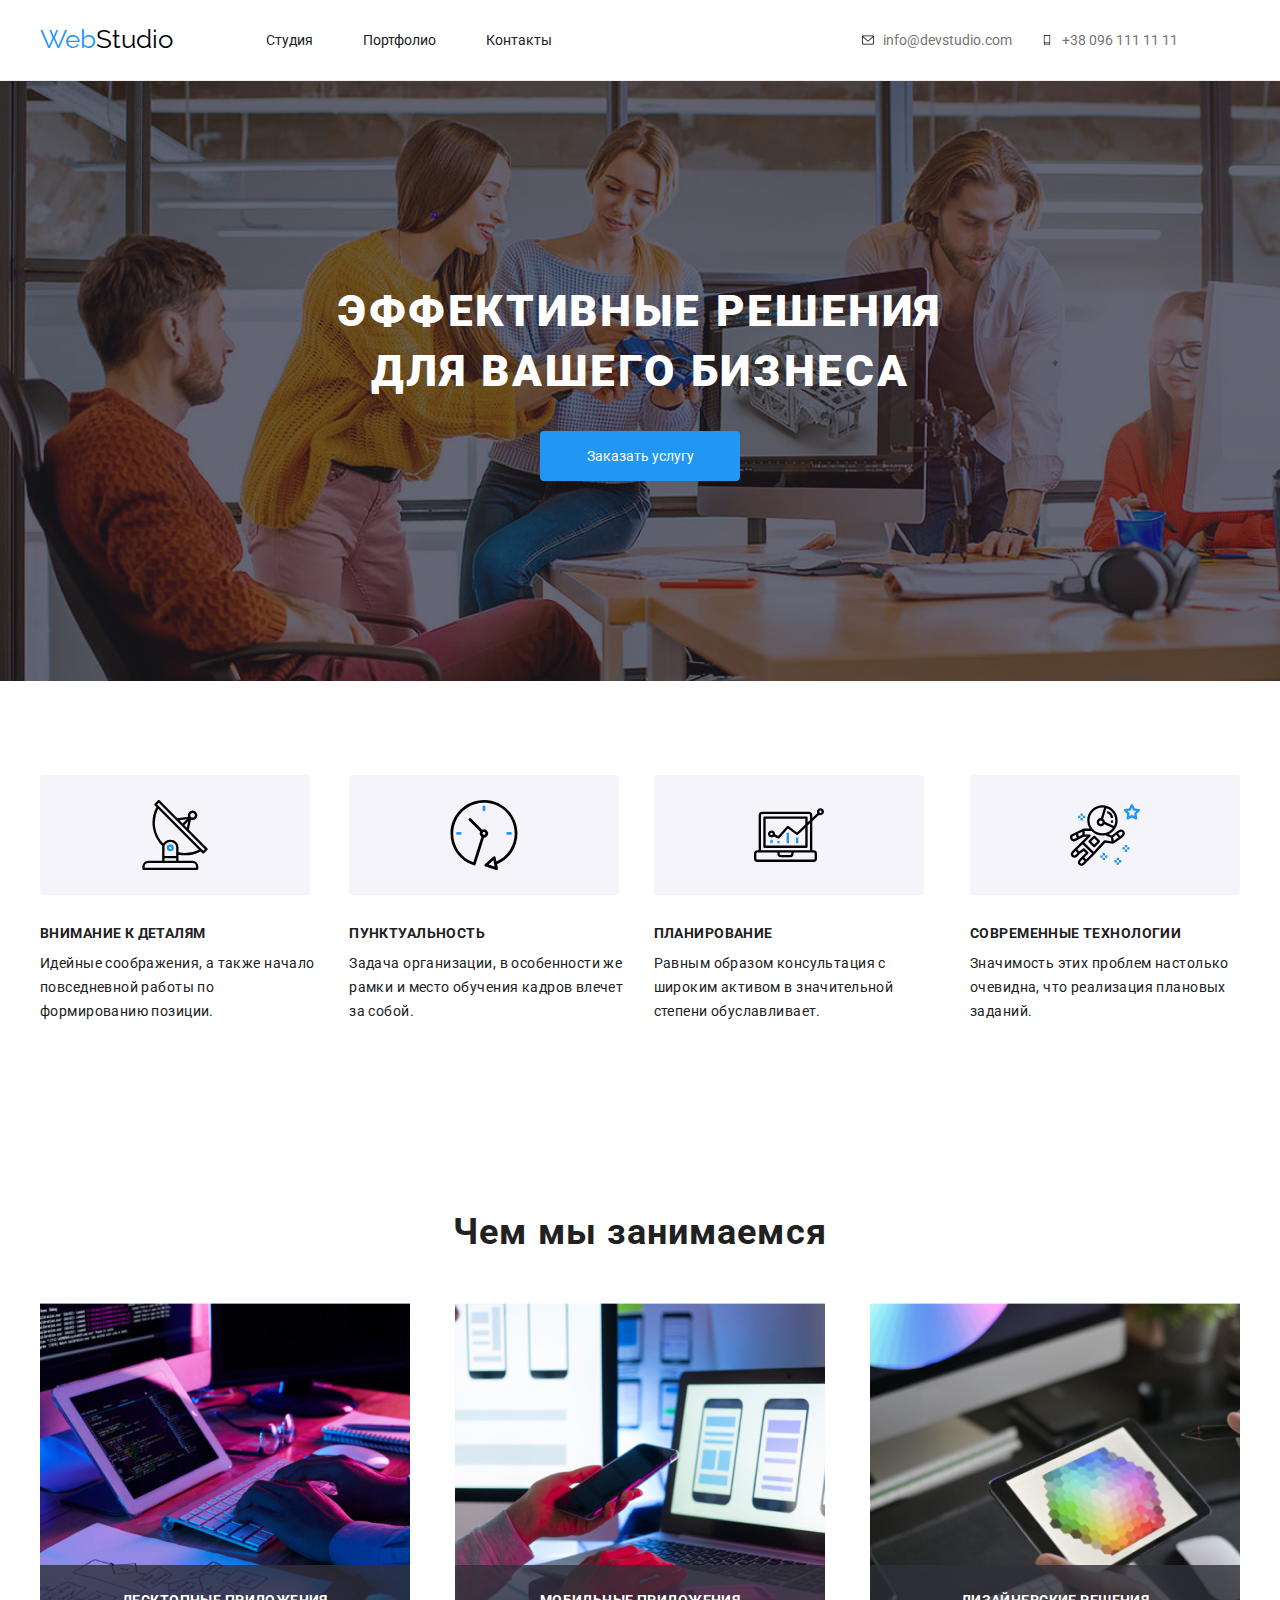
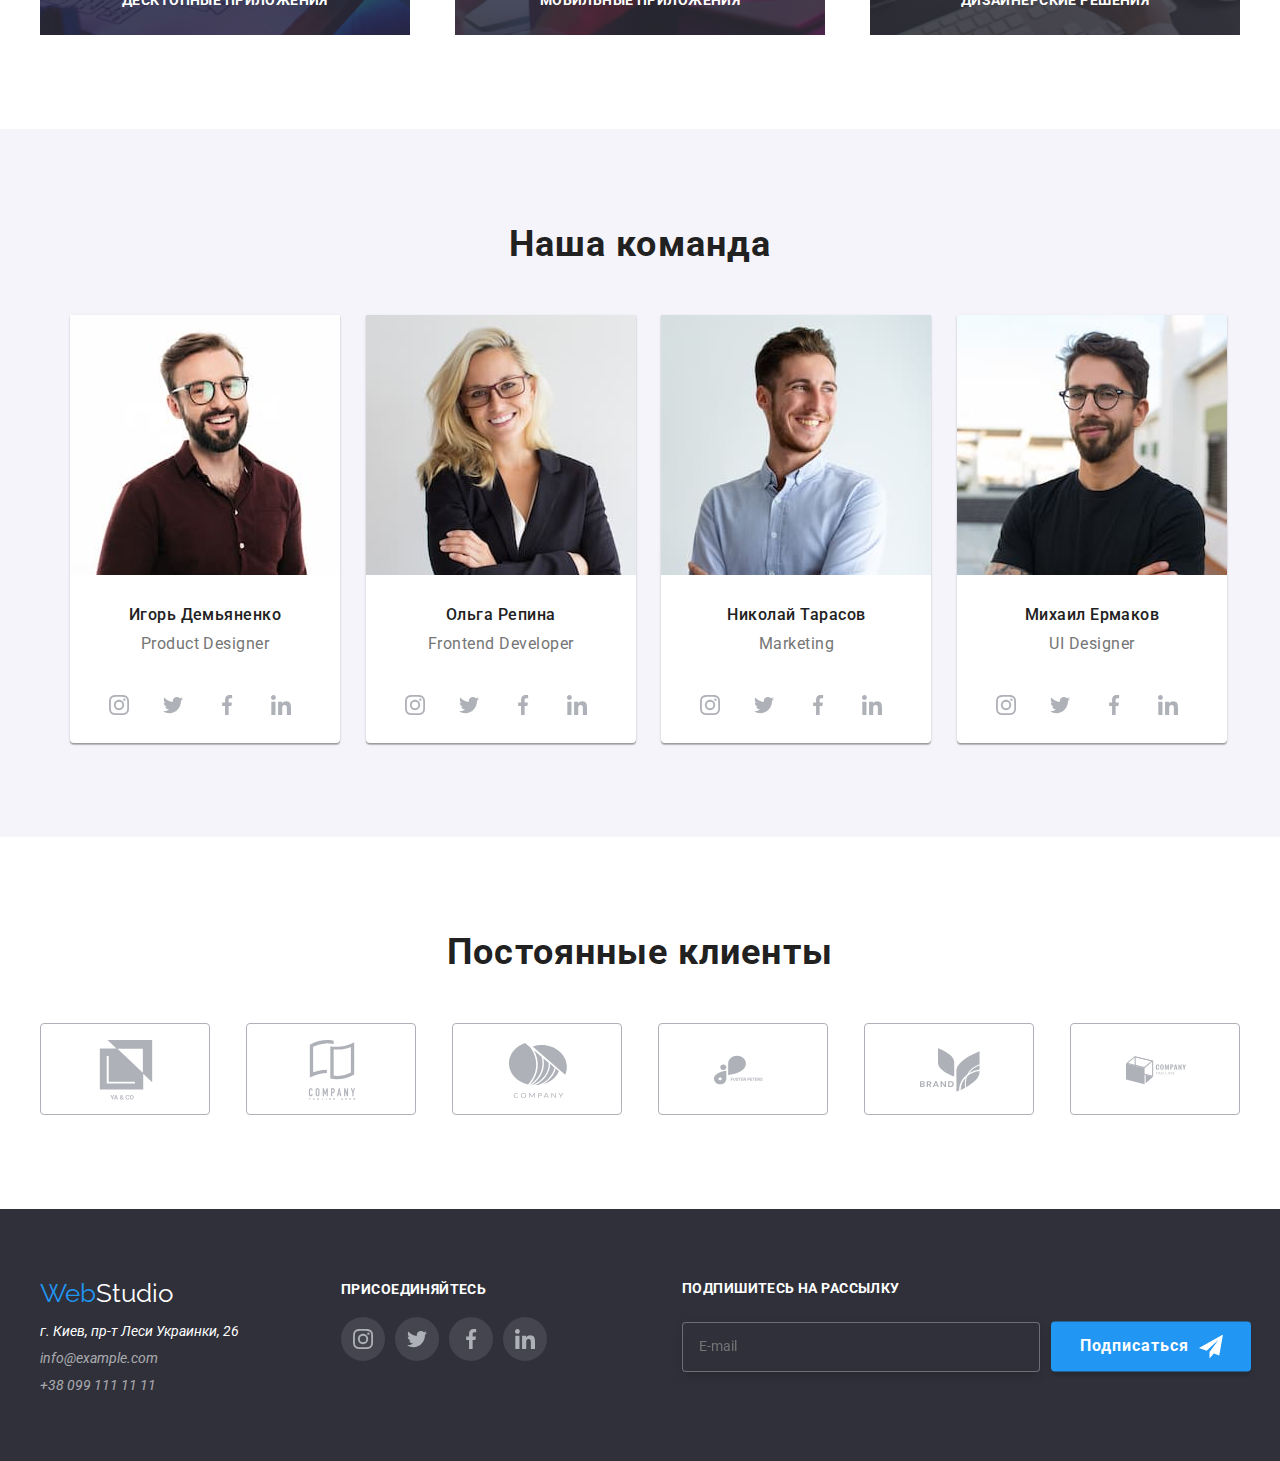
<file: index.html>
<!DOCTYPE html>
<html lang="ru">
    <head>
        <meta charset="UTF-8">
        <meta http-equiv="X-UA-Compatible" content="IE=edge">
        <meta name="viewport" content="width=device-width, initial-scale=1.0">
        <title>Web Studio</title>
        <link rel="stylesheet" href="https://cdnjs.cloudflare.com/ajax/libs/modern-normalize/1.0.0/modern-normalize.min.css"/>
        <link rel="preconnect" href="https://fonts.gstatic.com">
        <link rel="stylesheet" href="https://fonts.googleapis.com/css2?family=Raleway:wght@700&family=Roboto:wght@400;500;700;900&display=swap">
        <link rel="stylesheet" href="./css/style.css"/>
    </head>
    <template class="my-icons">
        <svg class="icon">
            <use href="./images/icons/sprite.svg#icon-smartphone"></use>
        </svg>
        <svg class="icon">
            <use href="./images/icons/sprite.svg#icon-envelope"></use>
        </svg>
        <svg class="icon">
            <use href="./images/icons/sprite.svg#icon-instagram"></use>
        </svg>
        <svg class="icon">
            <use href="./images/icons/sprite.svg#icon-twitter"></use>
        </svg>
        <svg class="icon">
            <use href="./images/icons/sprite.svg#icon-facebook"></use>
        </svg>
        <svg class="icon">
            <use href="./images/icons/sprite.svg#icon-linkedin"></use>
        </svg>
        <svg class="icon">
            <use href="./images/icons/sprite.svg#icon-antenna"></use>
        </svg>
        <svg class="icon">
            <use href="./images/icons/sprite.svg#icon-clock"></use>
        </svg>
        <svg class="icon">
            <use href="./images/icons/sprite.svg#icon-diagram"></use>
        </svg>
        <svg class="icon">
            <use href="./images/icons/sprite.svg#icon-astronaut"></use>
        </svg>
        <svg class="icon">
            <use href="./images/icons/sprite.svg#icon-client1"></use>
        </svg>
        <svg class="icon">
            <use href="./images/icons/sprite.svg#icon-client2"></use>
        </svg>
        <svg class="icon">
            <use href="./images/icons/sprite.svg#icon-client3"></use>
        </svg>
        <svg class="icon">
            <use href="./images/icons/sprite.svg#icon-client4"></use>
        </svg>
        <svg class="icon">
            <use href="./images/icons/sprite.svg#icon-client5"></use>
        </svg>
        <svg class="icon">
            <use href="./images/icons/sprite.svg#icon-client6"></use>
        </svg>
        <svg class="icon">
            <use href="./images/icons/sprite.svg#icon-phoneblack"></use>
        </svg>
        <svg class="icon">
            <use href="./images/icons/sprite.svg#icon-personblack"></use>
        </svg>
        <svg class="icon">
            <use href="./images/icons/sprite.svg#icon-emailblack"></use>
        </svg>
        <svg class="icon">
            <use href="./images/icons/sprite.svg#icon-closeblack"></use>
        </svg>
        <svg class="icon">
            <use href="./images/icons/sprite.svg#icon-icon-send"></use>
        </svg>
    </template>
    <body>
        <header class="header">
            <div class="container">
                <nav class="menu">
                    <a class="logo" href="index.html" lang="en"> <span>Web</span>Studio</a>
                    <ul class="nav-list">
                        <li class="nav-list-item"><a href="index.html">Студия</a></li>
                        <li class="nav-list-item"><a href="portfolio.html">Портфолио</a></li>
                        <li class="nav-list-item"><a href="#">Контакты</a></li>
                    </ul>
                    <ul class="link">
                        <li class="link-mail"><a href="mailto:info@devstudio.com"><svg class="mail-icon">
                            <use href="./images/icons/sprite.svg#icon-envelope"></use>
                            </svg>info@devstudio.com</a>
                        </li>
                        <li class="link-phone"><a href="tel:+380961111111"><svg class="phone-icon">
                            <use href="./images/icons/sprite.svg#icon-smartphone"></use>
                            </svg>+38 096 111 11 11</a>
                        </li>  
                    </ul>
                </nav>
            </div>     
        </header> 
        <main>
            <section class="section hero">
                <div class="container hero">
                    <h1 class="title-hero">Эффективные решения для вашего бизнеса</h1>       
                    <button data-modal-open class="hero-button" type="button">Заказать услугу</button>       
                </div>
            </section>
            <section class="section">
                <div class="container">
                    <h2 class="title-specifics" hidden>Особенности</h2>
                    <ul class="specifics-list">
                        <li class="specifics-list-item">
                            <div class="specifics-icon-box">
                                <svg class="specifics-icon">
                                    <use href="./images/icons/sprite.svg#icon-antenna"></use>
                                </svg>
                            </div>
                            <h3 class="specifics-title">Внимание к деталям</h3>
                            <p class="specifics-text">Идейные соображения, а также начало повседневной работы по формированию позиции.</p>
                        </li>
                        <li class="specifics-list-item">
                            <div class="specifics-icon-box">
                                <svg class="specifics-icon">
                                    <use href="./images/icons/sprite.svg#icon-clock"></use>
                                </svg>
                            </div>
                            <h3 class="specifics-title">Пунктуальность</h3>
                            <p class="specifics-text">Задача организации, в особенности же рамки и место обучения кадров влечет за собой.</p>
                        </li>
                        <li class="specifics-list-item">
                            <div class="specifics-icon-box">
                                <svg class="specifics-icon">
                                    <use href="./images/icons/sprite.svg#icon-diagram"></use>
                                </svg>
                            </div>
                            <h3 class="specifics-title">Планирование</h3>
                            <p class="specifics-text">Равным образом консультация с широким активом в значительной степени обуславливает.</p>
                        </li>
                        <li class="specifics-list-item">
                            <div class="specifics-icon-box">
                                <svg class="specifics-icon">
                                    <use href="./images/icons/sprite.svg#icon-astronaut"></use>
                                </svg>
                            </div>
                            <h3 class="specifics-title">Современные технологии</h3>
                            <p class="specifics-text">Значимость этих проблем настолько очевидна, что реализация плановых заданий.</p>
                        </li>           
                    </ul>
                 </div>   
            </section>
            <section class="section"> 
                <div class="container">
                    <h2 class="business-title">Чем мы занимаемся</h2>
                    <ul class="business">
                        <li>
                            <div class="thumb">
                                <img src="./images/img.jpg" alt="розработка сайта">
                                <p class="label">Десктопные приложения</p>
                            </div>
                        </li>
                        <li>
                            <div class="thumb">
                                <img src="./images/img(1).jpg" alt="мобильные приложения">
                                <p class="label">Мобильные приложения</p>
                            </div>
                        </li>
                        <li>
                            <div class="thumb">
                                <img src="./images/img(2).jpg" alt="дизай">
                                <p class="label">Дизайнерские решения</p>
                            </div>
                        </li>
                    </ul>
                </div>    
            </section>    
            <section class="section team">
                <div class="container team">
                    <h2 class="team-title">Наша команда</h2>
                    <ul class="team-list">
                        <li class="team-cards">
                            <img src="./images/img(3).jpg" alt="Игорь Демьяненко" width="270">
                            <h3 class="team-name">Игорь Демьяненко</h3>
                            <p class="profession" lang="en">Product Designer</p>
                            <ul class="icon-list">
                                <li class="icon-list-item"><a href="#"><svg class="icon">
                                    <use href="./images/icons/sprite.svg#icon-instagram"></use>
                                </svg></li>
                                <li class="icon-list-item"><a href="#"><svg class="icon">
                                    <use href="./images/icons/sprite.svg#icon-twitter"></use>
                                </svg></li>
                                <li class="icon-list-item"><a href="#"><svg class="icon">
                                    <use href="./images/icons/sprite.svg#icon-facebook"></use>
                                </svg></li>
                                <li class="icon-list-item"><a href="#"><svg class="icon">
                                    <use href="./images/icons/sprite.svg#icon-linkedin"></use>
                                </svg></li>
                            </ul>
                        </li>
                        <li class="team-cards">
                            <img src="./images/img(4).jpg" alt="Ольга Репина" width="270">
                            <h3 class="team-name">Ольга Репина</h3>
                            <p class="profession" lang="en">Frontend Developer</p>
                            <ul class="icon-list">
                                <li class="icon-list-item"><a href="#"><svg class="icon">
                                    <use href="./images/icons/sprite.svg#icon-instagram"></use>
                                </svg></li>
                                <li class="icon-list-item"><a href="#"><svg class="icon">
                                    <use href="./images/icons/sprite.svg#icon-twitter"></use>
                                </svg></li>
                                <li class="icon-list-item"><a href="#"><svg class="icon">
                                    <use href="./images/icons/sprite.svg#icon-facebook"></use>
                                </svg></li>
                                <li class="icon-list-item"><a href="#"><svg class="icon">
                                    <use href="./images/icons/sprite.svg#icon-linkedin"></use>
                                </svg></li>
                            </ul>
                        </li>
                        <li class="team-cards">
                            <img src="./images/img(5).jpg" alt="Николай Тарасов" width="270">
                            <h3 class="team-name">Николай Тарасов</h3>
                            <p class="profession" lang="en">Marketing</p>
                            <ul class="icon-list">
                                <li class="icon-list-item"><a href="#"><svg class="icon">
                                    <use href="./images/icons/sprite.svg#icon-instagram"></use>
                                </svg></li>
                                <li class="icon-list-item"><a href="#"><svg class="icon">
                                    <use href="./images/icons/sprite.svg#icon-twitter"></use>
                                </svg></li>
                                <li class="icon-list-item"><a href="#"><svg class="icon">
                                    <use href="./images/icons/sprite.svg#icon-facebook"></use>
                                </svg></li>
                                <li class="icon-list-item"><a href="#"><svg class="icon">
                                    <use href="./images/icons/sprite.svg#icon-linkedin"></use>
                                </svg></li>
                            </ul>
                        </li>
                        <li class="team-cards">
                            <img src="./images/img(6).jpg" alt="Михаил Ермаков" width="270">
                            <h3 class="team-name">Михаил Ермаков</h3>
                            <p class="profession" lang="en">UI Designer</p>
                            <ul class="icon-list">
                                <li class="icon-list-item"><a href="#"><svg class="icon">
                                    <use href="./images/icons/sprite.svg#icon-instagram"></use>
                                </svg></li>
                                <li class="icon-list-item"><a href="#"><svg class="icon">
                                    <use href="./images/icons/sprite.svg#icon-twitter"></use>
                                </svg></li>
                                <li class="icon-list-item"><a href="#"><svg class="icon">
                                    <use href="./images/icons/sprite.svg#icon-facebook"></use>
                                </svg></li>
                                <li class="icon-list-item"><a href="#"><svg class="icon">
                                    <use href="./images/icons/sprite.svg#icon-linkedin"></use>
                                </svg></li>
                            </ul>
                        </li>
                    </ul>
                </div>    
            </section>
            <section class="section">
                <div class="container">
                    <h2 class="client-title">Постоянные клиенты</h2>
                    <ul class="client-list">
                        <li class="client-list-item">
                            <svg class="client-icon">
                                <use href="./images/icons/sprite.svg#icon-client1"></use>
                            </svg>
                        </li>
                        <li class="client-list-item">
                            <svg class="client-icon">
                                <use href="./images/icons/sprite.svg#icon-client2"></use>
                            </svg>
                        </li>   
                        <li class="client-list-item">
                            <svg class="client-icon">
                                <use href="./images/icons/sprite.svg#icon-client3"></use>
                            </svg>
                        </li>
                        <li class="client-list-item">
                            <svg class="client-icon">
                                <use href="./images/icons/sprite.svg#icon-client4"></use>
                            </svg>
                        </li>
                        <li class="client-list-item">
                            <svg class="client-icon">
                                <use href="./images/icons/sprite.svg#icon-client5"></use>
                            </svg>                           
                        </li>
                        <li class="client-list-item">
                            <svg class="client-icon">
                                <use href="./images/icons/sprite.svg#icon-client6"></use>
                            </svg>
                        </li>
                    </ul>
                </div>
            </section>     
        </main>  
        <footer class="footer">
            <div class="container footer">
                <div class="address-box">
                    <a href="index.html" class="logo" lang="en"><span>Web</span><span class="logo-white">Studio</span></a>
                    <address class="address">
                        <p class="text-address">г. Киев, пр-т Леси Украинки, 26</p>
                        <ul class="link-address">
                            <li class="address-link-item">
                                <a href="mailto:info@example.com">info@example.com</a>
                            </li>
                            <li class="address-link-item">
                                <a href="tel:+380991111111">+38 099 111 11 11</a>
                            </li>
                        </ul>
                    </address>
                </div>    
                <div class="social-box">
                    <h3 class="footer-title">присоединяйтесь</h3>
                    <ul class="footer-icon-list">
                        <li class="footer-icon-list-item"><a href="#"></a><svg class="icon">
                            <use href="./images/icons/sprite.svg#icon-instagram"></use>
                        </svg></li>
                        <li class="footer-icon-list-item"><a href="#"></a><svg class="icon">
                            <use href="./images/icons/sprite.svg#icon-twitter"></use>
                        </svg></li>
                        <li class="footer-icon-list-item"><a href="#"></a><svg class="icon">
                            <use href="./images/icons/sprite.svg#icon-facebook"></use>
                        </svg></li>
                        <li class="footer-icon-list-item"><a href="#"></a><svg class="icon">
                            <use href="./images/icons/sprite.svg#icon-linkedin"></use>
                        </svg></li>
                    </ul>
                </div>
                <form class="form-footer" >
                    <div class="form-sing">
                        <label for="email" class="form-s">Подпишитесь на рассылку</label>
                        <textarea name="email" class="form-input-mail" placeholder="E-mail"></textarea>
                    </div>
                    <button type="submit" class="footer-btn">
                        <span class="send">Подписаться</span>
                        <span class="icon-send"></span>
                    </button>
                </form>
            </div>
        </footer> 
        <div class="backdprop is-hidden" data-modal>
           <div class="modal">
                <button class="btn-close" data-modal-close><svg class="icon-close">
                    <use href="./images/icons/sprite.svg#icon-closeblack"></use>
                </svg></button>
                <form class="form">
                    <h2 class="form-title">Оставьте свои данные, мы вам перезвоним</h2>
                        <div class="form-field">
                            <label for="name" class="form-label" >Имя</label>
                                <input  id="name" name="name" type="text" class="form-input">
                                <svg class="form-icon">
                                    <use href="./images/icons/sprite.svg#icon-personblack"></use>
                                </svg>
                        </div>
                        <div class="form-field">
                        <label id="tel" for="tel" class="form-label">Телефон</label>
                            <input name="tel" type="tel" class="form-input">
                            <svg class="form-icon">
                                <use href="./images/icons/sprite.svg#icon-phoneblack"></use>
                            </svg>
                        </div>
                        <div class="form-field">
                        <label for="email" class="form-label">Почта</label>
                            <input id="email" name="email" type="email" class="form-input">
                            <svg class="form-icon">
                                <use href="./images/icons/sprite.svg#icon-emailblack"></use>
                            </svg>
                        </div>
                        <div class="form-field">
                            <label for="comment" class="form-label">Комментарий
                                <textarea type="comment" class="form-textarea" placeholder="Введите текст"></textarea>
                            </label>
                        </div>
                        <label class="form-field-checkbox">
                            <input class="form-input-checkbox" type="checkbox" name="contract">
                            <span class="icon-chek"></span>
                            <span>Соглашаюсь с рассылкой и принимаю<a href="#">Условия договора</a></span> 
                        </label>
                        <button type="submit" class="form-btn">Отправить</button>
                </form>
           </div> 
        </div>
        <script src="./js/modal.js"></script>
    </body>
</html>
</file>
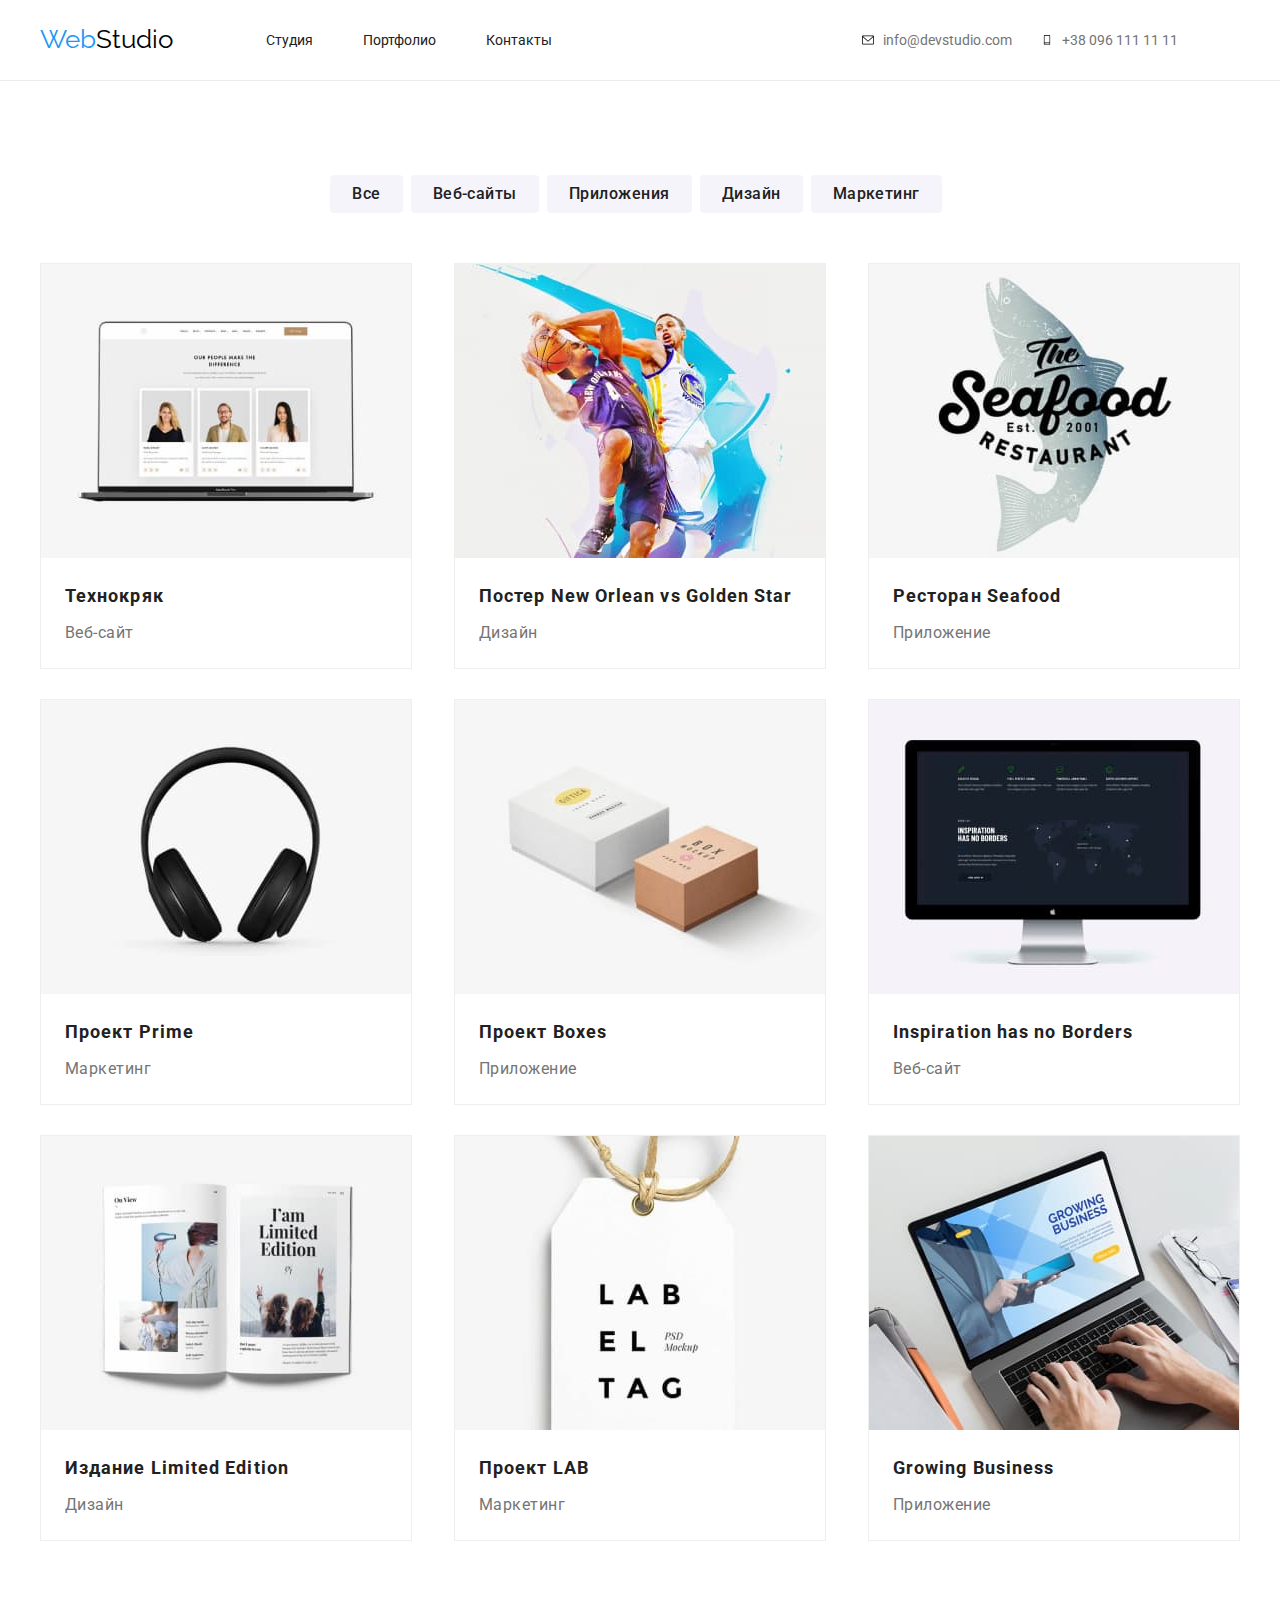
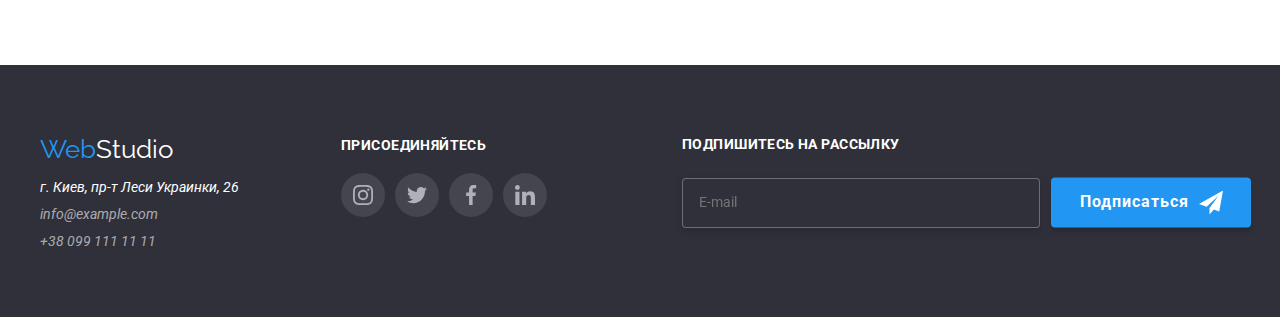
<file: portfolio.html>
<!DOCTYPE html>
<html lang="ru">
<head>
    <meta charset="UTF-8">
    <meta http-equiv="X-UA-Compatible" content="IE=edge">
    <meta name="viewport" content="width=device-width, initial-scale=1.0">
    <title>Portfolio</title>
    <link rel="stylesheet" href="https://cdnjs.cloudflare.com/ajax/libs/modern-normalize/1.0.0/modern-normalize.min.css"/>
    <link rel="preconnect" href="https://fonts.gstatic.com">
    <link href="https://fonts.googleapis.com/css2?family=Raleway:wght@700&family=Roboto:wght@400;500;700;900&display=swap" rel="stylesheet">
    <link rel="stylesheet" href="./css/style.css"/>
</head>
<body>
    <header class="header">
        <div class="container">
            <nav class="menu">
                <a class="logo" href="index.html" lang="en"> <span>Web</span>Studio</a>
                <ul class="nav-list">
                    <li class="nav-list-item"><a href="index.html">Студия</a></li>
                    <li class="nav-list-item"><a href="portfolio.html">Портфолио</a></li>
                    <li class="nav-list-item"><a href="#">Контакты</a></li>
                </ul>
                <ul class="link">
                    <li class="link-mail"><a href="mailto:info@devstudio.com"><svg class="mail-icon">
                        <use href="./images/icons/sprite.svg#icon-envelope"></use>
                        </svg>info@devstudio.com</a>
                    </li>
                    <li class="link-phone"><a href="tel:+380961111111"><svg class="phone-icon">
                        <use href="./images/icons/sprite.svg#icon-smartphone"></use>
                        </svg>+38 096 111 11 11</a>
                    </li>  
                </ul>
            </nav>
        </div>     
    </header>
    <main>
        <section class="section">
            <div class="container">
                <h2 hidden>Портфолио</h2>
                <ul class="filters">
                    <li><button type="button" class="filter-button active">Все</button></li>
                    <li><button type="button" class="filter-button">Веб-сайты</button></li>
                    <li><button type="button" class="filter-button">Приложения</button></li>
                    <li><button type="button" class="filter-button">Дизайн</button></li>
                    <li><button type="button" class="filter-button">Маркетинг</button></li>
                </ul> 
                <ul class="card-portfolio-list">
                    <li class="card-portfolio">
                        <a href="#">
                            <div class="wrapper-img">
                                <img src="./images/imga.jpg" width="370" alt="images">
                                <div class="overlay">
                                    <p class="overlay-text">Технокряк это современная площадка распространения коронавируса. Компании используют эту платформу для цифрового шпионажа и атак на защищённые сервера конкурентов.</p>
                                </div>
                            </div>
                            <div class="card-info">   
                                <h3 class="card-portfolio-title">Технокряк</h3>
                                <p class="card-portfolio-text" >Веб-сайт</p>
                            </div>
                        </a>
                    </li>
                    <li class="card-portfolio">
                        <div class="wrapper-img">
                        <a href="#">
                                <img src="./images/imgb.jpg" width="370" alt="images">
                                <div class="overlay">
                                    <p class="overlay-text"></p>
                                </div>
                            </div>
                            <div class="card-info">
                                <h3 class="card-portfolio-title">Постер New Orlean vs Golden Star</h3>
                                <p class="card-portfolio-text" >Дизайн</p>
                            </div>
                        </a> 
                    </li>
                    <li class="card-portfolio">
                        <a href="#">
                            <div class="wrapper-img">
                                <img src="./images/imgc.jpg" width="370" alt="images">
                                <div class="overlay">
                                    <p class="overlay-text"></p>
                                </div>
                            </div>
                            <div class="card-info">    
                                <h3 class="card-portfolio-title">Ресторан Seafood</h3>
                                <p class="card-portfolio-text" >Приложение</p>
                            </div>
                        </a>                            
                    </li>
                    <li class="card-portfolio">
                        <a href="#">
                            <div class="wrapper-img"> 
                                <img src="./images/imgd.jpg" width="370" alt="images">
                                <div class="overlay">
                                    <p class="overlay-text"></p>
                                </div>
                            </div>  
                            <div class="card-info">
                                <h3 class="card-portfolio-title">Проект Prime</h3>
                                <p class="card-portfolio-text" >Маркетинг</p>
                            </div>
                        </a>        
                    </li>
                    <li class="card-portfolio">
                        <a href="#">
                            <div class="wrapper-img">
                                <img src="./images/imge.jpg" width="370" alt="images">
                                <div class="overlay">
                                    <p class="overlay-text"></p>
                                </div>
                            </div>
                            <div class="card-info">    
                                <h3 class="card-portfolio-title">Проект Boxes</h3>
                                <p class="card-portfolio-text" >Приложение</p>
                            </div>
                        </a>
                    </li>
                    <li class="card-portfolio">
                        <a href="#">
                            <div class="wrapper-img">
                                <img src="./images/imgf.jpg" width="370" alt="images">
                                <div class="overlay">
                                    <p class="overlay-text"></p>
                                </div>
                            </div>    
                            <div class="card-info">    
                                <h3 class="card-portfolio-title">Inspiration has no Borders</h3>
                                <p class="card-portfolio-text" >Веб-сайт</p>
                            </div>
                        </a>
                    </li>
                    <li class="card-portfolio">
                        <a href="#">
                            <div class="wrapper-img">
                                <img src="./images/imgg.jpg" width="370" alt="images">
                                <div class="overlay">
                                    <p class="overlay-text"></p>
                                </div>
                            </div>
                            <div class="card-info">    
                                <h3 class="card-portfolio-title">Издание Limited Edition</h3>
                                <p class="card-portfolio-text" >Дизайн</p>
                            </div>
                        </a>  
                    </li>
                    <li class="card-portfolio">
                        <a href="#">
                            <div class="wrapper-img">
                                <img src="./images/imgh.jpg" width="370" alt="images">
                                <div class="overlay">
                                    <p class="overlay-text"></p>
                                </div>
                            </div>
                            <div class="card-info">        
                                <h3 class="card-portfolio-title">Проект LAB</h3>
                                <p class="card-portfolio-text" >Маркетинг</p>
                            </div>                
                        </a>
                    </li>
                    <li class="card-portfolio">
                        <a href="#">
                            <div class="wrapper-img">
                                <img src="./images/imgi.jpg" width="370" alt="images">
                                <div class="overlay">
                                    <p class="overlay-text"></p>
                                </div>
                            </div>
                            <div class="card-info">        
                                <h3 class="card-portfolio-title">Growing Business</h3>
                                <p class="card-portfolio-text" >Приложение</p>
                            </div>
                        </a>
                    </li>
                </ul>
            </div>
        </section>
    </main>
    <footer class="footer">
        <div class="container footer">
            <div class="address-box">
                <a href="index.html" class="logo" lang="en"><span>Web</span><span class="logo-white">Studio</span></a>
                <address class="address">
                    <p class="text-address">г. Киев, пр-т Леси Украинки, 26</p>
                    <ul class="link-address">
                        <li class="address-link-item">
                            <a href="mailto:info@example.com">info@example.com</a>
                        </li>
                        <li class="address-link-item">
                            <a href="tel:+380991111111">+38 099 111 11 11</a>
                        </li>
                    </ul>
                </address>
            </div>    
            <div class="social-box">
                <h3 class="footer-title">присоединяйтесь</h3>
                <ul class="footer-icon-list">
                    <li class="footer-icon-list-item"><a href="#"></a><svg class="icon">
                        <use href="./images/icons/sprite.svg#icon-instagram"></use>
                    </svg></li>
                    <li class="footer-icon-list-item"><a href="#"></a><svg class="icon">
                        <use href="./images/icons/sprite.svg#icon-twitter"></use>
                    </svg></li>
                    <li class="footer-icon-list-item"><a href="#"></a><svg class="icon">
                        <use href="./images/icons/sprite.svg#icon-facebook"></use>
                    </svg></li>
                    <li class="footer-icon-list-item"><a href="#"></a><svg class="icon">
                        <use href="./images/icons/sprite.svg#icon-linkedin"></use>
                    </svg></li>
                </ul>
            </div>
            <form class="form-footer" >
                <div class="form-sing">
                    <label for="email" class="form-s">Подпишитесь на рассылку</label>
                    <textarea name="email" class="form-input-mail" placeholder="E-mail"></textarea>
                </div>
                <button type="submit" class="footer-btn">
                    <span class="send">Подписаться</span>
                    <span class="icon-send"></span>
                </button>
            </form>
        </div>
    </footer>
</body>
</html>
</file>
<file: css/style.css>
:root {
  --main-font: "Roboto";
  --accent-font: "Raleway";
  --main-text-color: #212121;
  --text-color: #757575;
  --color-blue: #2196f3;
  --color-white: #ffffff;
  --gray-color: #2f303a;
  --light-gray: #f5f4fa;
  --black: #000;
  --border-color: #eee;
  --icon-color: #afb1b8;
  --timing-function: cubic-bezier(0.4, 0, 0.2, 1);
}
* {
  margin: 0;
  padding: 0;
}
::before,
::after {
  box-sizing: border-box;
  margin: 0;
  padding: 0;
}
body {
  font-family: var(--main-font);
  color: var(--main-text-color);
  font-size: 14px;
  line-height: 1.9;
  font-style: normal;
}
ul {
  list-style: none;
}
a {
  color: inherit;
  text-decoration: none;
}
img {
  display: block;
  max-width: 100%;
  height: auto;
}
.container {
  width: 1200px;
  margin: 0 auto;
}
.section {
  padding: 94px 0;
}
button {
  border: none;
}
/* HEADER STYLES */
.header {
  border-bottom: rgba(236, 236, 236, 1) solid 1px;
}
.menu {
  display: flex;
  flex-direction: row;
  align-items: center;
  height: 80px;
}
.logo {
  font-family: var(--accent-font);
  font-weight: 700px;
  font-size: 26px;
  line-height: 1, 383;
  letter-spacing: 3%;
  color: var(--black);
  margin-right: 93px;
}

.logo span {
  color: var(--color-blue);
}

.nav-list {
  display: flex;
  padding: 0px;
  margin-right: 331px;
  margin-bottom: -27px;
}
.link {
  display: flex;
  padding: 0px;
  color: var(--text-color);
}
.link-mail {
  margin-right: 50px;
}
.link-mail,
.link-phone {
  position: relative;
}
.nav-list-item::after {
  content: "";
  display: inline-block;
  width: 100%;
  height: 4px;
  background-color: var(--color-blue);
  opacity: 0;
  margin-bottom: -8px;
  transition: 250ms var(--timing-function);
}
.nav-list-item:hover::after,
.nav-list-item:active::after {
  opacity: 1;
}
.nav-list-item:hover,
.nav-list-item:focus,
.link-mail:hover,
.link-mail:focus,
.link-phone:hover,
.link-phone:focus {
  color: var(--color-blue);
}

.nav-link-item:not(:last-child),
.nav-list-item:not(:last-child) {
  margin-right: 50px;
}
.mail-icon {
  position: absolute;
  bottom: 7px;
  left: -23px;
  display: inline-block;
  width: 16px;
  height: 12px;
  color: var(--text-color);
  transition: color 250ms var(--timing-function);
}
.phone-icon {
  position: absolute;
  left: -20px;
  bottom: 5px;
  width: 10px;
  height: 16px;
  color: var(--text-color);
  transition: color 250ms var(--timing-function);
}
.mail-icon:hover,
.phone-icon:hover,
.mail-icon:focus,
.phone-icon:focus {
  fill: var(--color-blue);
}
/* HEADER STYLES */
/* MAIN STYLE*/
/* HERO*/
.section.hero {
  background-image: linear-gradient(
      to right,
      rgba(47, 48, 58, 0.4),
      rgba(47, 48, 58, 0.4)
    ),
    url(../images/bgheroimg.jpg);
  max-width: 1600px;
}
.container.hero {
  display: flex;
  flex-direction: column;
  justify-content: center;
  align-items: center;
  padding: 106px 0px;
}
.title-hero {
  font-family: var(--main-font);
  font-weight: 900;
  font-size: 44px;
  line-height: 60px;
  text-align: center;
  letter-spacing: 0.06em;
  text-transform: uppercase;
  color: var(--color-white);
  max-width: 700px;
  margin-bottom: 30px;
}
.hero-button {
  border-radius: 4px;
  cursor: pointer;
  background-color: var(--color-blue);
  color: var(--color-white);
  width: 200px;
  height: 50px;
  transition: color 250ms var(--timing-function);
}
.hero-button:hover,
.hero-button:focus,
.hero-button:active {
  color: var(--color-white);
  background: #188ce8;
  box-shadow: 0px 4px 4px rgba(0, 0, 0, 0.15);
  border-radius: 4px;
}
/* HERO*/
/*FILTERS-BUTTON*/
.filters {
  display: flex;
  justify-content: center;
  margin-bottom: 50px;
}
.filter-button {
  padding: 6px 22px;
  background-color: var(--light-gray);
  border-radius: 4px;
  font-family: Roboto;
  font-style: normal;
  font-weight: 500;
  font-size: 16px;
  line-height: 26px;
  text-align: center;
  letter-spacing: 0.03em;
  color: var(--main-text-color);
  margin-right: 8px;
  cursor: pointer;
  transition: color 250ms var(--timing-function);
}
.filter-button:hover,
.filter-button:focus,
.filter-button:active {
  background-color: var(--color-blue);
  color: var(--color-white);
  box-shadow: 0px 3px 1px rgba(0, 0, 0, 0.1), 0px 1px 2px rgba(0, 0, 0, 0.08),
    0px 2px 2px rgba(0, 0, 0, 0.12);
  border-radius: 4px;
}
/*FILTERS-BUTTON*/
/* SPECIFICS */
.specifics-list,
.business {
  display: flex;
  justify-content: space-between;
  padding-left: 0px;
}
.specifics-list-item:not(:last-child),
.business:not(:last-child) {
  margin-right: 30px;
}

.thumb {
  position: relative;
  overflow: hidden;
}
.label {
  position: absolute;
  bottom: 0px;
  width: 370px;
  height: 70px;
  color: #ffffff;
  font-weight: 700;
  font-size: 14px;
  line-height: 16px;
  text-align: center;
  letter-spacing: 0.03em;
  text-transform: uppercase;
  background: rgba(47, 48, 58, 0.8);
  padding: 27px 0px;
}

.specifics-icon-box {
  width: 270px;
  height: 120px;
  background: var(--light-gray);
  border-radius: 4px;
  margin-bottom: 30px;
}
.specifics-icon {
  width: 70px;
  height: 70px;
  margin: 25px 100px;
}
.specifics-list {
  border-radius: 4px;
}
.specifics-title {
  display: flex;
  justify-content: flex-start;
  font-weight: bold;
  font-size: 14px;
  line-height: 16px;
  letter-spacing: 0.03em;
  text-transform: uppercase;
  margin-bottom: 10px;
}
.specifics-text {
  font-family: var(--main-font);
  line-height: 24px;
  letter-spacing: 0.03em;
}
/* SPECIFICS */
/* TITLE */
.business-title,
.team-title,
.client-title {
  font-weight: bold;
  font-size: 36px;
  line-height: 42px;
  text-align: center;
  letter-spacing: 0.03em;
  margin-bottom: 50px;
}
/* TITLE */
/*TEAM*/
.team-cards {
  background: var(--color-white);
  box-shadow: 0px 1px 3px rgba(0, 0, 0, 0.12), 0px 1px 1px rgba(0, 0, 0, 0.14),
    0px 2px 1px rgba(0, 0, 0, 0.2);
  border-radius: 0px 0px 4px 4px;
  width: 270px;
  height: 428px;
}
.team-list {
  display: flex;
  justify-content: space-between;
  margin-left: 30px;
}
.team-name {
  font-weight: 500;
  font-size: 16px;
  line-height: 19px;
  text-align: center;
  letter-spacing: 0.03em;
  margin: 30px 0px 10px 0px;
}
.profession {
  font-weight: normal;
  font-size: 16px;
  line-height: 19px;
  text-align: center;
  letter-spacing: 0.03em;
  color: var(--text-color);
  margin-bottom: 30px;
}
.section.team {
  background-color: var(--light-gray);
}
/* PRTFOLIO CSRDS */
.card-portfolio-list {
  display: flex;
  justify-content: space-between;
  flex-wrap: wrap;
}
.card-info {
  margin: 20px 24px;
}
.card-portfolio {
  border: 1px var(--border-color) solid;
  margin-bottom: 30px;
  transition: color 250ms var(--timing-function);
}
.card-portfolio:hover,
.card-portfolio:focus {
  background: #ffffff;
  border: 1px solid #eeeeee;
  box-sizing: border-box;
  box-shadow: 0px 1px 1px rgba(0, 0, 0, 0.12), 0px 4px 4px rgba(0, 0, 0, 0.06),
    1px 4px 6px rgba(0, 0, 0, 0.16);
  transition: color 250ms var(--timing-function);
}
.card-portfolio-title {
  font-family: Roboto;
  font-size: 18px;
  line-height: 36px;
  letter-spacing: 0.06em;
  color: var(--main-text-color);
  margin-bottom: 4px;
}
.card-portfolio-text {
  font-size: 16px;
  line-height: 30px;
  letter-spacing: 0.03em;
  color: var(--text-color);
}
.icon {
  fill: var(--icon-color);
  width: 20px;
  height: 20px;
  margin: 12px 12px;
  transition: color 250ms var(--timing-function);
}
.icon:hover,
.icon:focus {
  fill: var(--color-white);
  cursor: pointer;
}
.icon-list,
.footer-icon-list {
  display: flex;
  justify-content: center;
}
.icon-list-item {
  display: flex;
  justify-content: center;
  width: 44px;
  height: 44px;
  border-radius: 50px;
  background-color: var(--color-white);
  transition: color 250ms var(--timing-function);
}
.icon-list-item:hover,
.icon-list-item:focus {
  background-color: var(--color-blue);
  cursor: pointer;
}
.icon-list-item:not(:last-child),
.footer-icon-list-item:not(:last-child) {
  margin-right: 10px;
}
.wrapper-img {
  position: relative;
  overflow: hidden;
}
.overlay {
  position: absolute;
  top: 0px;
  left: 0px;
  width: 100%;
  height: 100%;
  background: rgba(33, 150, 243, 0.9);
  padding: 63px 24px;
  transform: translateY(100%);
  transition: transform 250ms cubic-bezier(0.4, 0, 0.2, 1);
}
.overlay-text {
  font-size: 18px;
  line-height: 28px;
  letter-spacing: 0.03em;
  color: var(--color-white);
}
.card-portfolio:hover .overlay {
  transform: translateY(0%);
}
/* PRTFOLIO CSRDS */
/* TEAM */
.client-section {
  background-color: var(--color-white);
}
.client-list {
  display: flex;
  justify-content: space-between;
}
.client-icon {
  fill: var(--icon-color);
  width: 106px;
  height: 60px;
  margin: 16px 32px;
  transition: color 250ms var(--timing-function);
}
.client-icon:hover,
.client-icon:focus {
  fill: var(--color-blue);
}
.client-list-item {
  width: 170px;
  height: 92px;
  border: 1px solid #afb1b8;
  box-sizing: border-box;
  border-radius: 4px;
}
.client-list-item:hover,
.client-list-item:focus {
  border: 1px solid var(--color-blue);
}
/* MAIN STYLE*/
/* FOOTER*/
.footer {
  background-color: var(--gray-color);
}
.container.footer {
  display: flex;
}
span.logo-white {
  color: var(--color-white);
}
.address {
  justify-content: flex-start;
  width: 231px;
  height: 81px;
}
.address-box {
  margin: 60px 70px 0px 0px;
}
.social-box {
  width: 206px;
  height: 80px;
  margin: 72px 93px 100px 0px;
}
.text-address {
  color: var(--color-white);
}
.link-address {
  color: rgba(255, 255, 255, 0.6);
}
.footer-title {
  font-family: var(--main-font);
  font-weight: bold;
  font-size: 14px;
  line-height: 16px;
  letter-spacing: 0.03em;
  text-transform: uppercase;
  color: var(--color-white);
  margin-bottom: 20px;
}
.footer-icon-list-item {
  display: flex;
  justify-content: center;
  width: 44px;
  height: 44px;
  border-radius: 50px;
  background-color: rgba(255, 255, 255, 0.1);
  transition: color 250ms var(--timing-function);
}
.footer-icon-list-item:hover,
.footer-icon-list-item:focus {
  background-color: var(--color-blue);
  cursor: pointer;
}
.footer-icon-list-item:not(:last-child) {
  margin-right: 10px;
}
.form-footer {
  position: relative;
  display: flex;
  justify-content: space-evenly;
  align-items: center;
}
.form-sing {
  position: absolute;
  top: 46%;
  left: 42px;
  transform: translateY(-50px);
}
.form-s {
  font-family: Roboto;
  font-style: normal;
  font-weight: bold;
  font-size: 14px;
  line-height: 16px;
  letter-spacing: 0.03em;
  text-transform: uppercase;
  color: var(--color-white);
}
.form-input-mail {
  width: 358px;
  height: 50px;
  border: 1px solid rgba(255, 255, 255, 0.3);
  box-sizing: border-box;
  filter: drop-shadow(0px 4px 4px rgba(0, 0, 0, 0.15));
  border-radius: 4px;
  margin-top: 20px;
  background-color: var(--gray-color);
  resize: none;
  padding: 15px 16px;
}
.form-input-mail:focus {
  color: var(--color-white);
}
.footer-btn {
  position: absolute;
  top: 50%;
  left: 411px;
  transform: translateY(-27%);
  width: 200px;
  height: 50px;
  background: #2196f3;
  box-shadow: 0px 4px 4px rgba(0, 0, 0, 0.15);
  border-radius: 4px;
  font-weight: bold;
  font-size: 16px;
  align-items: center;
  text-align: center;
  letter-spacing: 0.06em;
  color: var(--color-white);
}
.icon-sing {
  height: 24px;
  width: 24px;
  fill: var(--color-white);
}
/* FOOTER* /
/* MODAL WINDOW */
.backdprop {
  position: fixed;
  left: 0px;
  top: 0px;
  width: 100%;
  height: 100%;
  background: rgba(255, 255, 0, 0.05);
  opacity: 1;
  transition: color opacity 250ms var(--timing-function);
}
.backdprop.is-hidden {
  opacity: 0;
  pointer-events: none;
}
.modal {
  position: absolute;
  top: 50%;
  left: 50%;
  transform: translate(-50%, -50%);
  width: 528px;
  background: var(--color-white);
  box-shadow: 0px 1px 3px rgba(0, 0, 0, 0.12), 0px 1px 1px rgba(0, 0, 0, 0.14),
    0px 2px 1px rgba(0, 0, 0, 0.2);
  border-radius: 4px;
}
.btn-close {
  position: absolute;
  top: 8px;
  right: 8px;
  width: 30px;
  height: 30px;
  background: var(--color-white);
  border: 1px solid rgba(0, 0, 0, 0.1);
  box-sizing: border-box;
  border-radius: 50px;
}
.btn-close:hover,
.btn-close:focus {
  fill: var(--color-blue);
  border-color: var(--color-blue);
}
.send {
  position: absolute;
  left: 29px;
  top: 50%;
  transform: translateY(-50%);
}
.icon-send {
  position: absolute;
  right: 28px;
  top: 50%;
  transform: translateY(-50%);
  width: 24px;
  height: 24px;
  background-image: url(/images/icons/icon-send.svg);
}
.icon-close {
  position: absolute;
  left: 5px;
  top: 6px;
  width: 18px;
  height: 18px;
}
/* FORM */
.form {
  width: 528px;
  height: 581px;
  background: var(--color-white);
  box-shadow: 0px 1px 3px rgba(0, 0, 0, 0.12), 0px 1px 1px rgba(0, 0, 0, 0.14),
    0px 2px 1px rgba(0, 0, 0, 0.2);
  border-radius: 4px;
  padding: 40px;
}
.form-title {
  font-family: Roboto;
  font-style: normal;
  font-weight: bold;
  font-size: 20px;
  line-height: 23px;
  text-align: center;
  letter-spacing: 0.03em;
  color: var(--main-text-color);
  margin-bottom: 12px;
}
.form-field {
  position: relative;
  display: flex;
  flex-direction: column;
  margin-bottom: 10px;
}
.form-label {
  position: relative;
  display: flex;
  font-family: Roboto;
  font-style: normal;
  font-weight: normal;
  font-size: 12px;
  line-height: 14px;
  letter-spacing: 0.01em;
  color: var(--text-color);
  margin-bottom: 4px;
}
.form-input {
  position: relative;
  height: 40px;
  border: rgba(33, 33, 33, 0.2) solid 1px;
  border-radius: 4px;
  padding-left: 45px;
  outline: none;
}
.form-icon {
  position: absolute;
  left: 12px;
  top: 28px;
  transform: translateY(1px);
  display: inline-block;
  width: 18px;
  height: 18px;
}
.form-input:focus + svg {
  border-color: var(--color-blue);
  fill: var(--color-blue);
}
.form-textarea:focus {
  border-color: var(--color-blue);
}
.form-textarea {
  position: absolute;
  width: 448px;
  height: 120px;
  border: 1px solid rgba(33, 33, 33, 0.2);
  border-radius: 4px;
  margin-bottom: 20px;
  padding: 12px 16px;
  outline: none;
  resize: none;
}

.form-input-checkbox {
  position: absolute;
  white-space: nowrap;
  width: 1px;
  height: 1px;
  overflow: hidden;
  border: 0;
  padding: 0;
  clip: rect(0 0 0 0);
  clip-path: inset(50%);
  left: -25px;
  top: 50%;
  transform: translateY(-6px);
}
.form-input-checkbox:checked + .icon-chek {
  background-image: url(/images/icons/icon-check.svg);
  background-size: contain;
  background-origin: border-box;
}
.icon-chek {
  position: absolute;
  left: -25px;
  bottom: -1%;
  transform: translateY(-50%);
  width: 16px;
  height: 15px;
  border: var(--text-color) solid 2px;
}
.form-field-checkbox {
  position: absolute;
  bottom: 21%;
  transform: translateY(0%);
  left: 67px;
  height: 24px;
  font-family: Roboto;
  font-style: normal;
  font-weight: normal;
  font-size: 14px;
  line-height: 24px;
  letter-spacing: 0.03em;
  color: var(--text-color);
}
.form-field-checkbox a {
  color: var(--color-blue);
  text-decoration: underline;
}
.form-btn {
  position: absolute;
  left: 30%;
  bottom: 0;
  transform: translateY(-40px);
  width: 200px;
  height: 50px;
  color: var(--color-white);
  background: var(--color-blue);
  border-radius: 4px;
  transition: color 250ms var(--timing-function);
}
.form-btn:hover {
  color: var(--color-white);
  background: #188ce8;
  box-shadow: 0px 4px 4px rgba(0, 0, 0, 0.15);
  border-radius: 4px;
}
/* FORM */
/* MODAL WINDOW */
</file>
